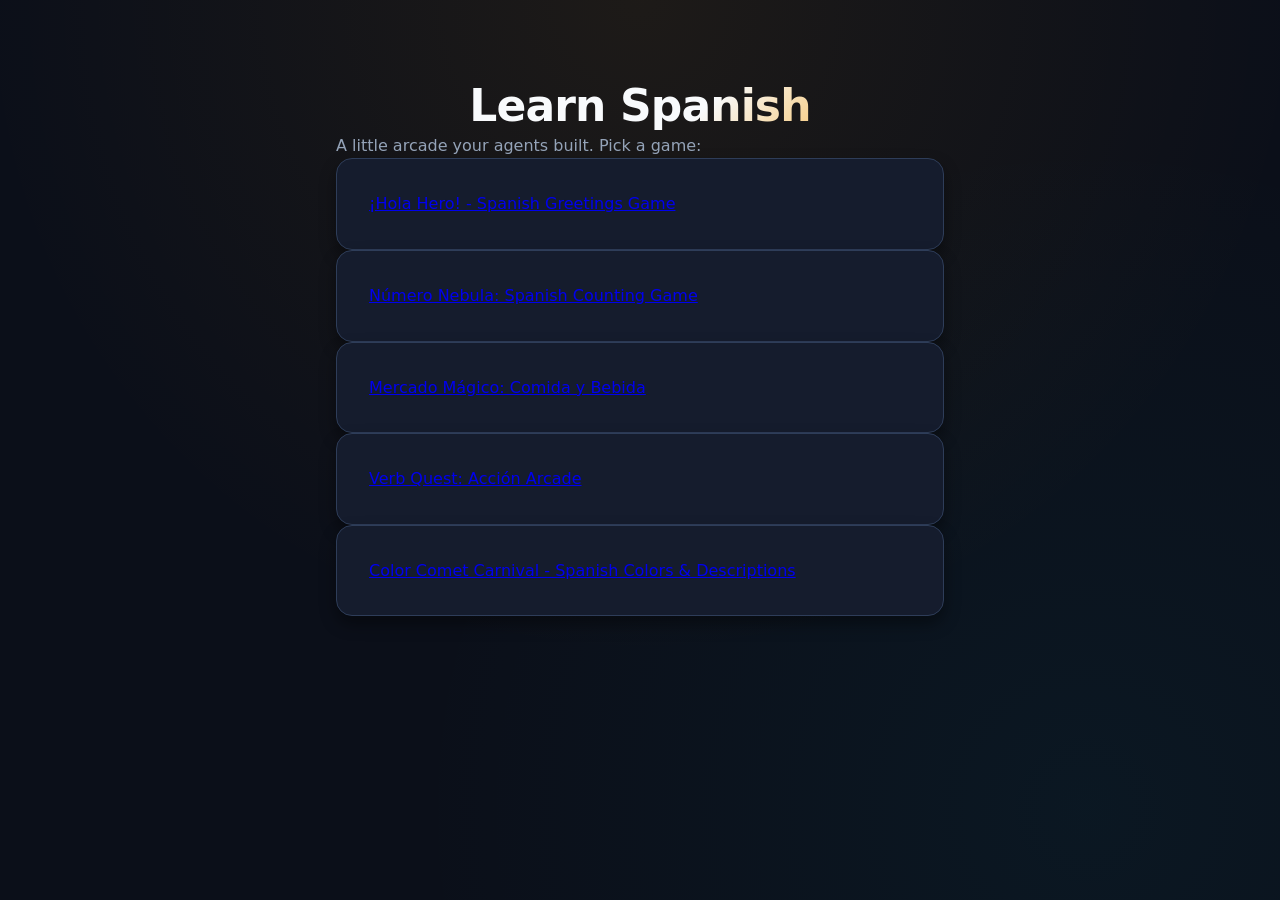
<file: site/index.html>
<!DOCTYPE html>
<html lang="en">
<head>
  <meta charset="UTF-8" />
  <meta name="viewport" content="width=device-width, initial-scale=1.0" />
  <title>Learn Spanish</title>
  <link rel="stylesheet" href="common.css" />
</head>
<body>
  <main style="max-width:640px;margin:3rem auto;padding:0 1rem">
    <h1>Learn Spanish</h1>
    <p>A little arcade your agents built. Pick a game:</p>
    <ul style="list-style:none;padding:0">
    <li class="card"><a href="strands/game.html">¡Hola Hero! - Spanish Greetings Game</a></li>
    <li class="card"><a href="pydantic/game.html">Número Nebula: Spanish Counting Game</a></li>
    <li class="card"><a href="maf/game.html">Mercado Mágico: Comida y Bebida</a></li>
    <li class="card"><a href="agno/game.html">Verb Quest: Acción Arcade</a></li>
    <li class="card"><a href="mastra/game.html">Color Comet Carnival - Spanish Colors & Descriptions</a></li>
    </ul>
  </main>
</body>
</html>
</file>
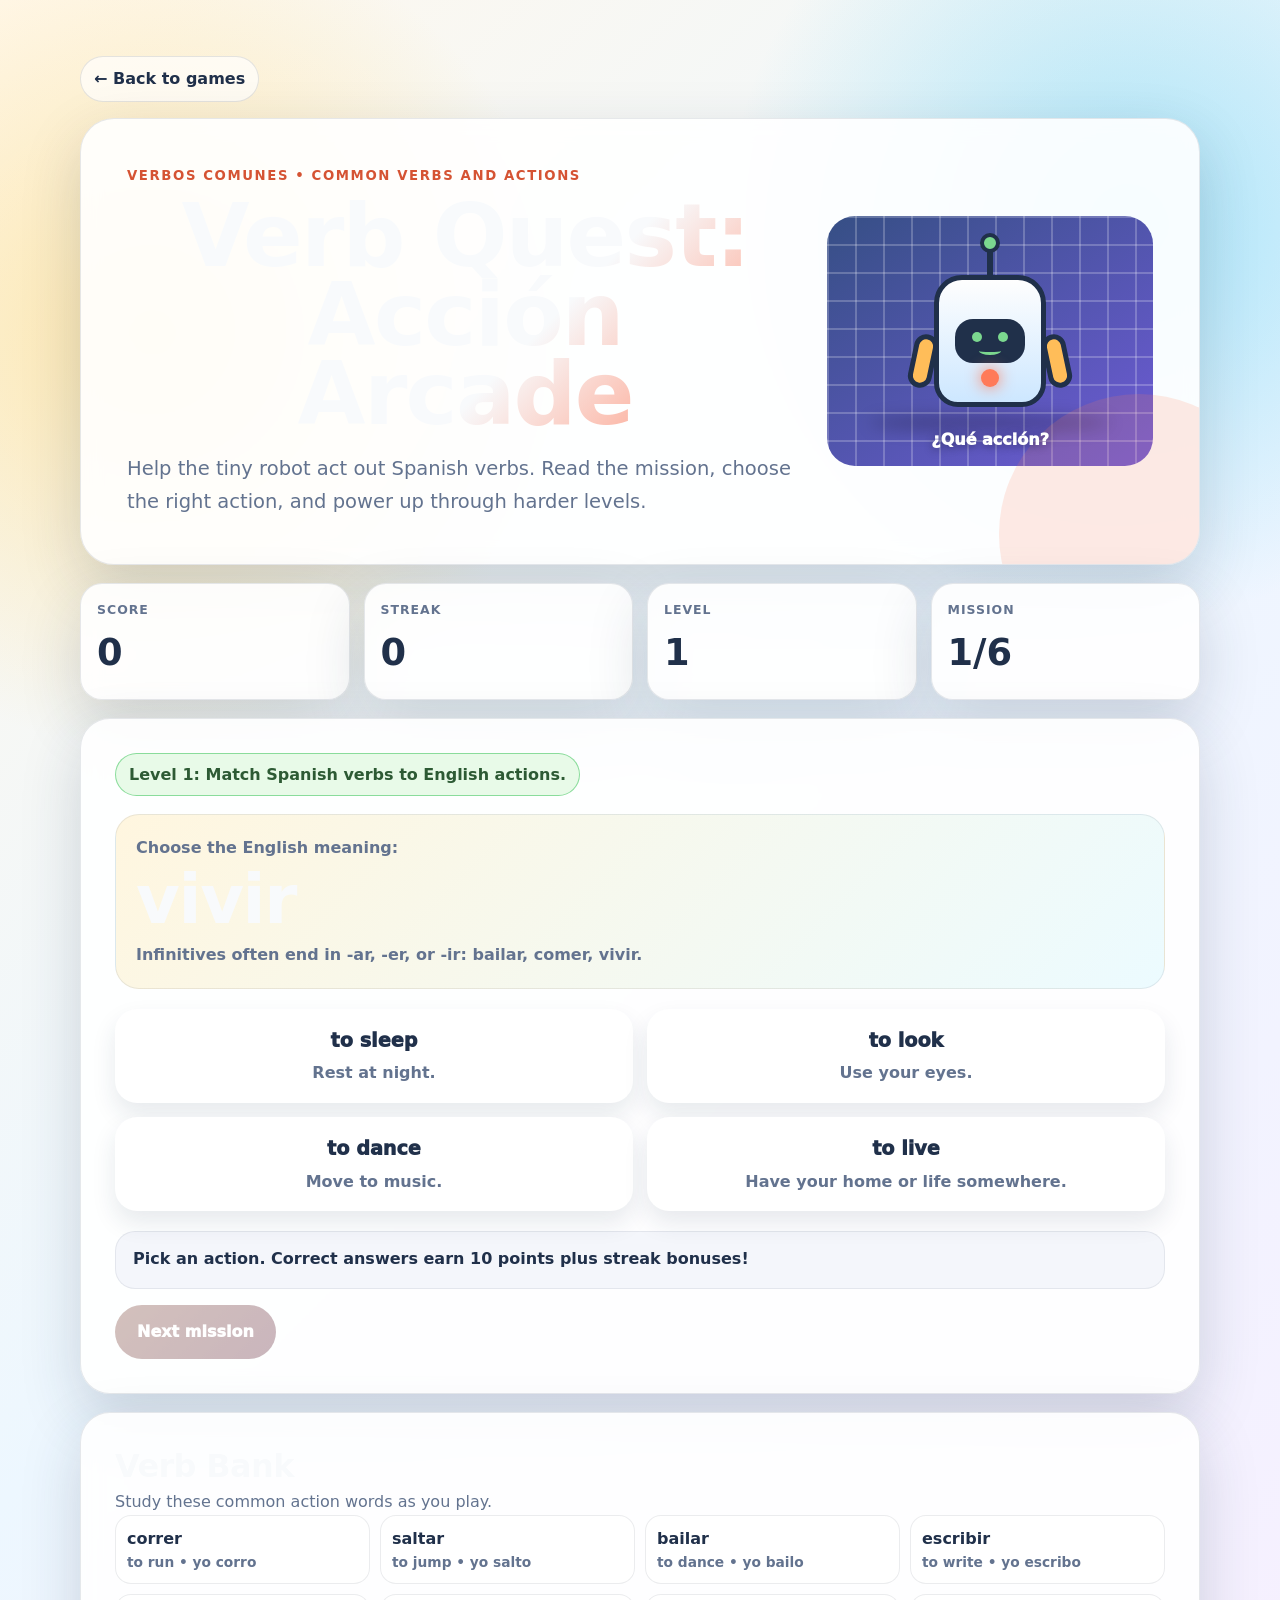
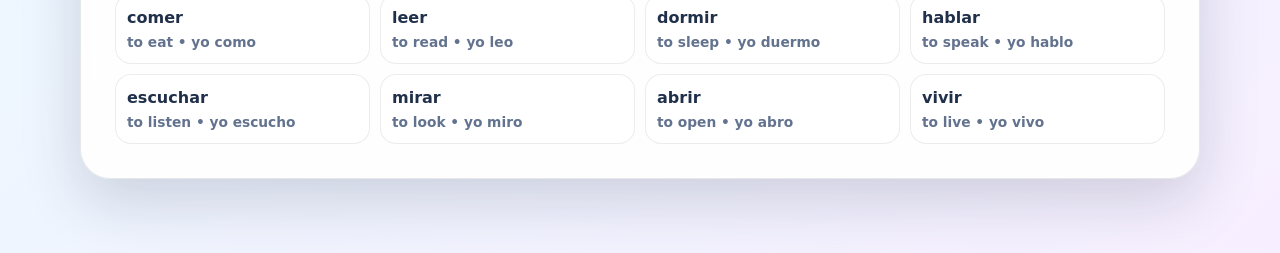
<file: site/agno/game.html>
<!DOCTYPE html>
<html lang="en">
<head>
  <meta charset="UTF-8">
  <meta name="viewport" content="width=device-width, initial-scale=1.0">
  <title>Verb Quest: Acción Arcade</title>
  <link rel="stylesheet" href="../common.css">
  <link rel="stylesheet" href="game.css">
</head>
<body>
  <main class="game-shell">
    <a class="back-link" href="../index.html" aria-label="Back to game collection">← Back to games</a>

    <section class="hero-card" aria-labelledby="game-title">
      <div class="hero-copy">
        <p class="eyebrow">Verbos Comunes • Common Verbs and Actions</p>
        <h1 id="game-title">Verb Quest: Acción Arcade</h1>
        <p class="intro">Help the tiny robot act out Spanish verbs. Read the mission, choose the right action, and power up through harder levels.</p>
      </div>
      <div class="robot-stage" aria-hidden="true">
        <div id="bot" class="bot idle">
          <span class="antenna"></span>
          <span class="face"><span></span></span>
          <span class="body-light"></span>
        </div>
        <div id="actionWord" class="action-word">¡Vamos!</div>
      </div>
    </section>

    <section class="hud" aria-label="Game progress">
      <div class="stat"><span>Score</span><strong id="score">0</strong></div>
      <div class="stat"><span>Streak</span><strong id="streak">0</strong></div>
      <div class="stat"><span>Level</span><strong id="level">1</strong></div>
      <div class="stat"><span>Mission</span><strong id="round">1/6</strong></div>
    </section>

    <section class="play-card" aria-live="polite">
      <div class="level-banner" id="levelBanner">Level 1: Match Spanish verbs to English actions.</div>
      <div class="prompt-wrap">
        <p class="prompt-label" id="promptLabel">Choose the English meaning:</p>
        <h2 id="prompt">correr</h2>
        <p class="hint" id="hint">Listen with your eyes: many verbs end in -ar, -er, or -ir.</p>
      </div>

      <div id="choices" class="choices" role="group" aria-label="Answer choices"></div>

      <div id="feedback" class="feedback neutral">Pick an action to begin.</div>
      <button id="nextBtn" class="next-btn" type="button" disabled>Next mission</button>
    </section>

    <section class="verb-bank" aria-labelledby="bankTitle">
      <h2 id="bankTitle">Verb Bank</h2>
      <p>Study these common action words as you play.</p>
      <div id="verbBankList" class="verb-grid"></div>
    </section>
  </main>

  <script src="game.js"></script>
</body>
</html>
</file>
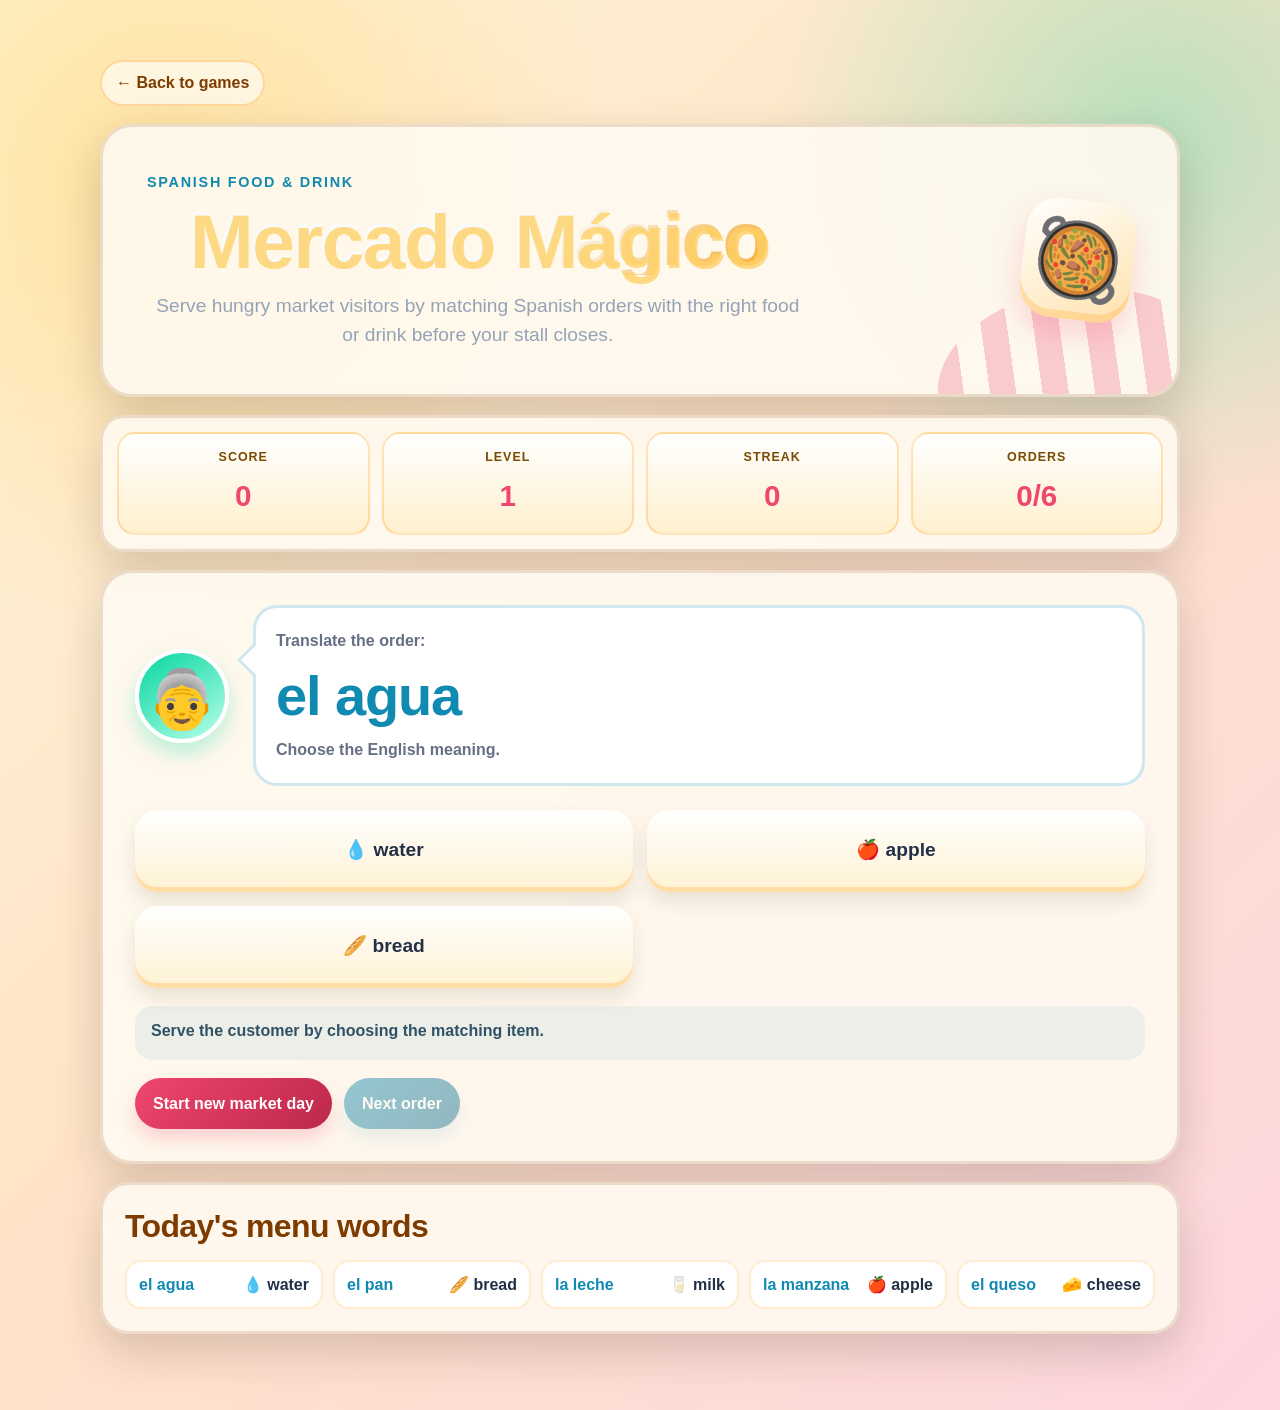
<file: site/maf/game.html>
<!DOCTYPE html>
<html lang="en">
<head>
  <meta charset="UTF-8">
  <meta name="viewport" content="width=device-width, initial-scale=1.0">
  <title>Mercado Mágico: Comida y Bebida</title>
  <link rel="stylesheet" href="../common.css">
  <link rel="stylesheet" href="game.css">
</head>
<body>
  <main class="game-shell">
    <a class="back-link" href="../index.html">← Back to games</a>

    <section class="hero-card" aria-labelledby="game-title">
      <div>
        <p class="eyebrow">Spanish Food & Drink</p>
        <h1 id="game-title">Mercado Mágico</h1>
        <p class="subtitle">Serve hungry market visitors by matching Spanish orders with the right food or drink before your stall closes.</p>
      </div>
      <div class="mascot" aria-hidden="true">🥘</div>
    </section>

    <section class="scoreboard" aria-label="Game progress">
      <div class="stat">
        <span class="stat-label">Score</span>
        <strong id="score">0</strong>
      </div>
      <div class="stat">
        <span class="stat-label">Level</span>
        <strong id="level">1</strong>
      </div>
      <div class="stat">
        <span class="stat-label">Streak</span>
        <strong id="streak">0</strong>
      </div>
      <div class="stat">
        <span class="stat-label">Orders</span>
        <strong><span id="ordersDone">0</span>/<span id="ordersGoal">6</span></strong>
      </div>
    </section>

    <section class="market-card">
      <div class="customer-row">
        <div class="customer" id="customer" aria-hidden="true">🧑‍🍳</div>
        <div class="speech-bubble">
          <p class="prompt-label" id="promptLabel">Translate the order:</p>
          <h2 id="prompt">el agua</h2>
          <p id="hint" class="hint">Choose the English meaning.</p>
        </div>
      </div>

      <div id="options" class="options" aria-label="Answer choices"></div>

      <div class="feedback" id="feedback" role="status" aria-live="polite">Pick an item to begin serving!</div>

      <div class="actions">
        <button id="startBtn" type="button">Start new market day</button>
        <button id="nextBtn" type="button" disabled>Next order</button>
      </div>
    </section>

    <section class="learning-card" aria-labelledby="learn-title">
      <h2 id="learn-title">Today's menu words</h2>
      <div id="wordList" class="word-list"></div>
    </section>
  </main>

  <script src="game.js"></script>
</body>
</html>
</file>
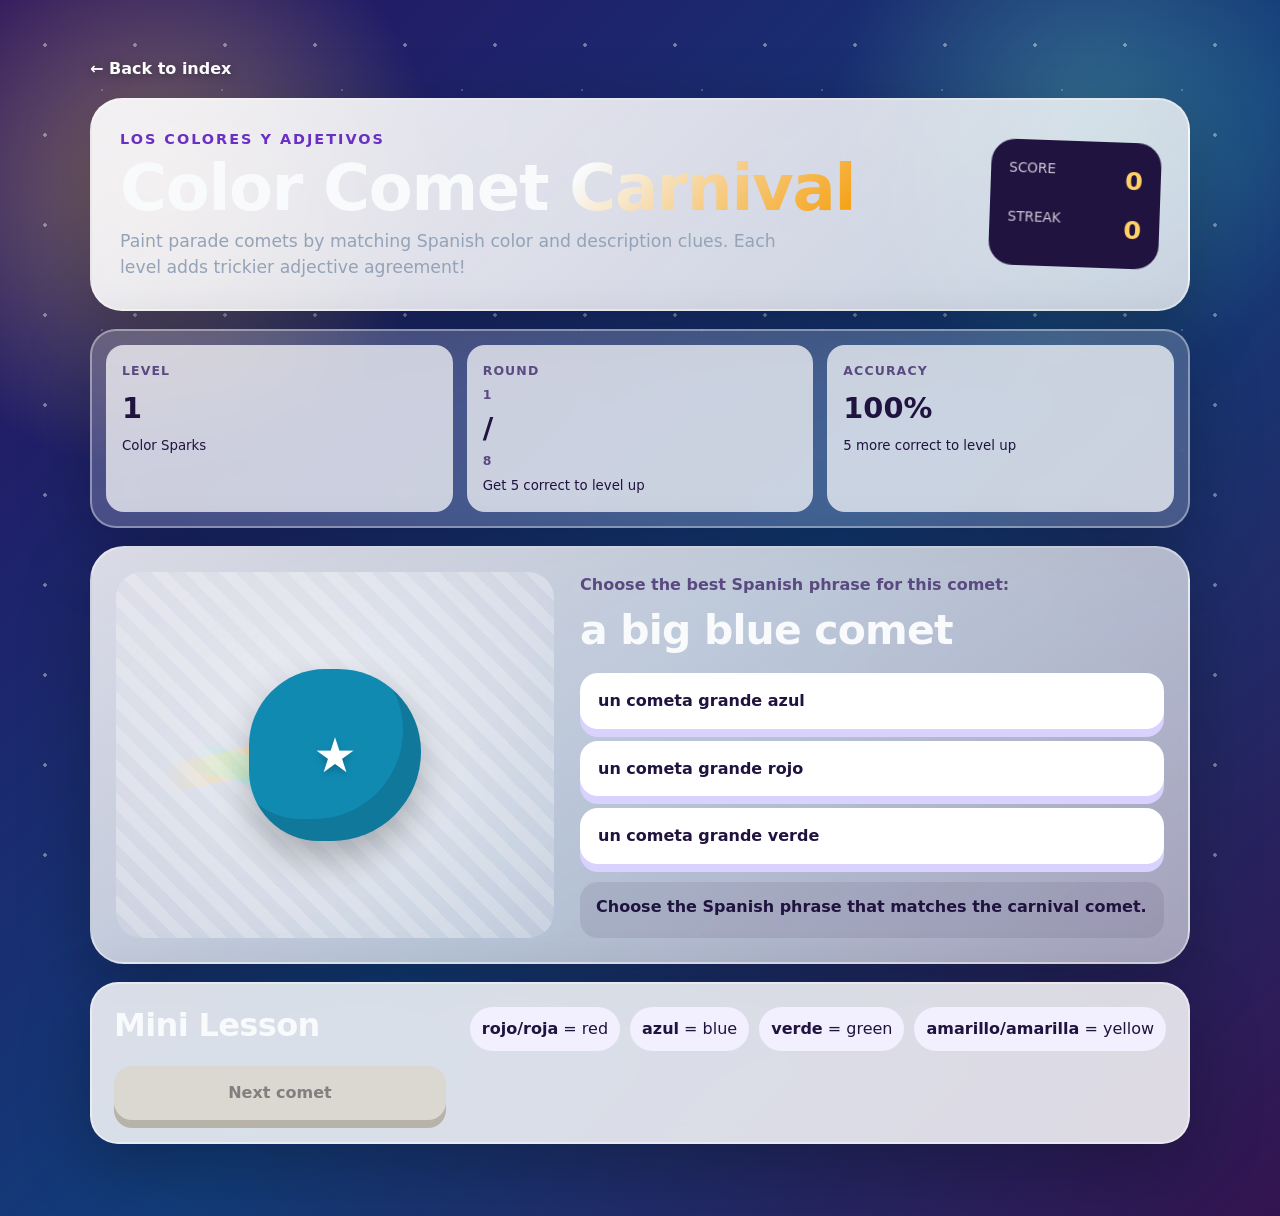
<file: site/mastra/game.html>
<!DOCTYPE html>
<html lang="en">
<head>
  <meta charset="UTF-8">
  <meta name="viewport" content="width=device-width, initial-scale=1.0">
  <title>Color Comet Carnival - Spanish Colors & Descriptions</title>
  <link rel="stylesheet" href="../common.css">
  <link rel="stylesheet" href="game.css">
</head>
<body>
  <main class="game-shell">
    <a class="back-link" href="../index.html" aria-label="Back to the game index">← Back to index</a>

    <section class="hero-card">
      <div>
        <p class="eyebrow">Los Colores y Adjetivos</p>
        <h1>Color Comet Carnival</h1>
        <p class="tagline">Paint parade comets by matching Spanish color and description clues. Each level adds trickier adjective agreement!</p>
      </div>
      <div class="score-panel" aria-live="polite">
        <span>Score</span>
        <strong id="score">0</strong>
        <span>Streak</span>
        <strong id="streak">0</strong>
      </div>
    </section>

    <section class="status-grid" aria-label="Game progress">
      <div class="stat-card">
        <span>Level</span>
        <strong id="level">1</strong>
        <small id="levelName">Color Sparks</small>
      </div>
      <div class="stat-card">
        <span>Round</span>
        <strong><span id="round">1</span>/<span id="roundTotal">8</span></strong>
        <small>Get 5 correct to level up</small>
      </div>
      <div class="stat-card">
        <span>Accuracy</span>
        <strong id="accuracy">100%</strong>
        <small id="progressText">Ready for takeoff</small>
      </div>
    </section>

    <section class="play-card">
      <div class="comet-stage" aria-hidden="true">
        <div id="comet" class="comet red big">
          <span class="tail tail-one"></span>
          <span class="tail tail-two"></span>
          <span class="face">★</span>
        </div>
      </div>

      <div class="challenge-area">
        <p class="instruction" id="instruction">Choose the best Spanish phrase for this comet:</p>
        <h2 id="prompt">a big red comet</h2>
        <div id="choices" class="choices" role="group" aria-label="Answer choices"></div>
        <div id="feedback" class="feedback" aria-live="assertive">Pick a phrase to launch the comet!</div>
      </div>
    </section>

    <section class="learn-card">
      <h2>Mini Lesson</h2>
      <ul id="lessonList">
        <li><strong>rojo/roja</strong> = red</li>
        <li><strong>azul</strong> = blue</li>
        <li><strong>grande</strong> = big</li>
      </ul>
      <button id="nextButton" class="next-button" type="button">Next comet</button>
    </section>
  </main>

  <script src="game.js"></script>
</body>
</html>
</file>
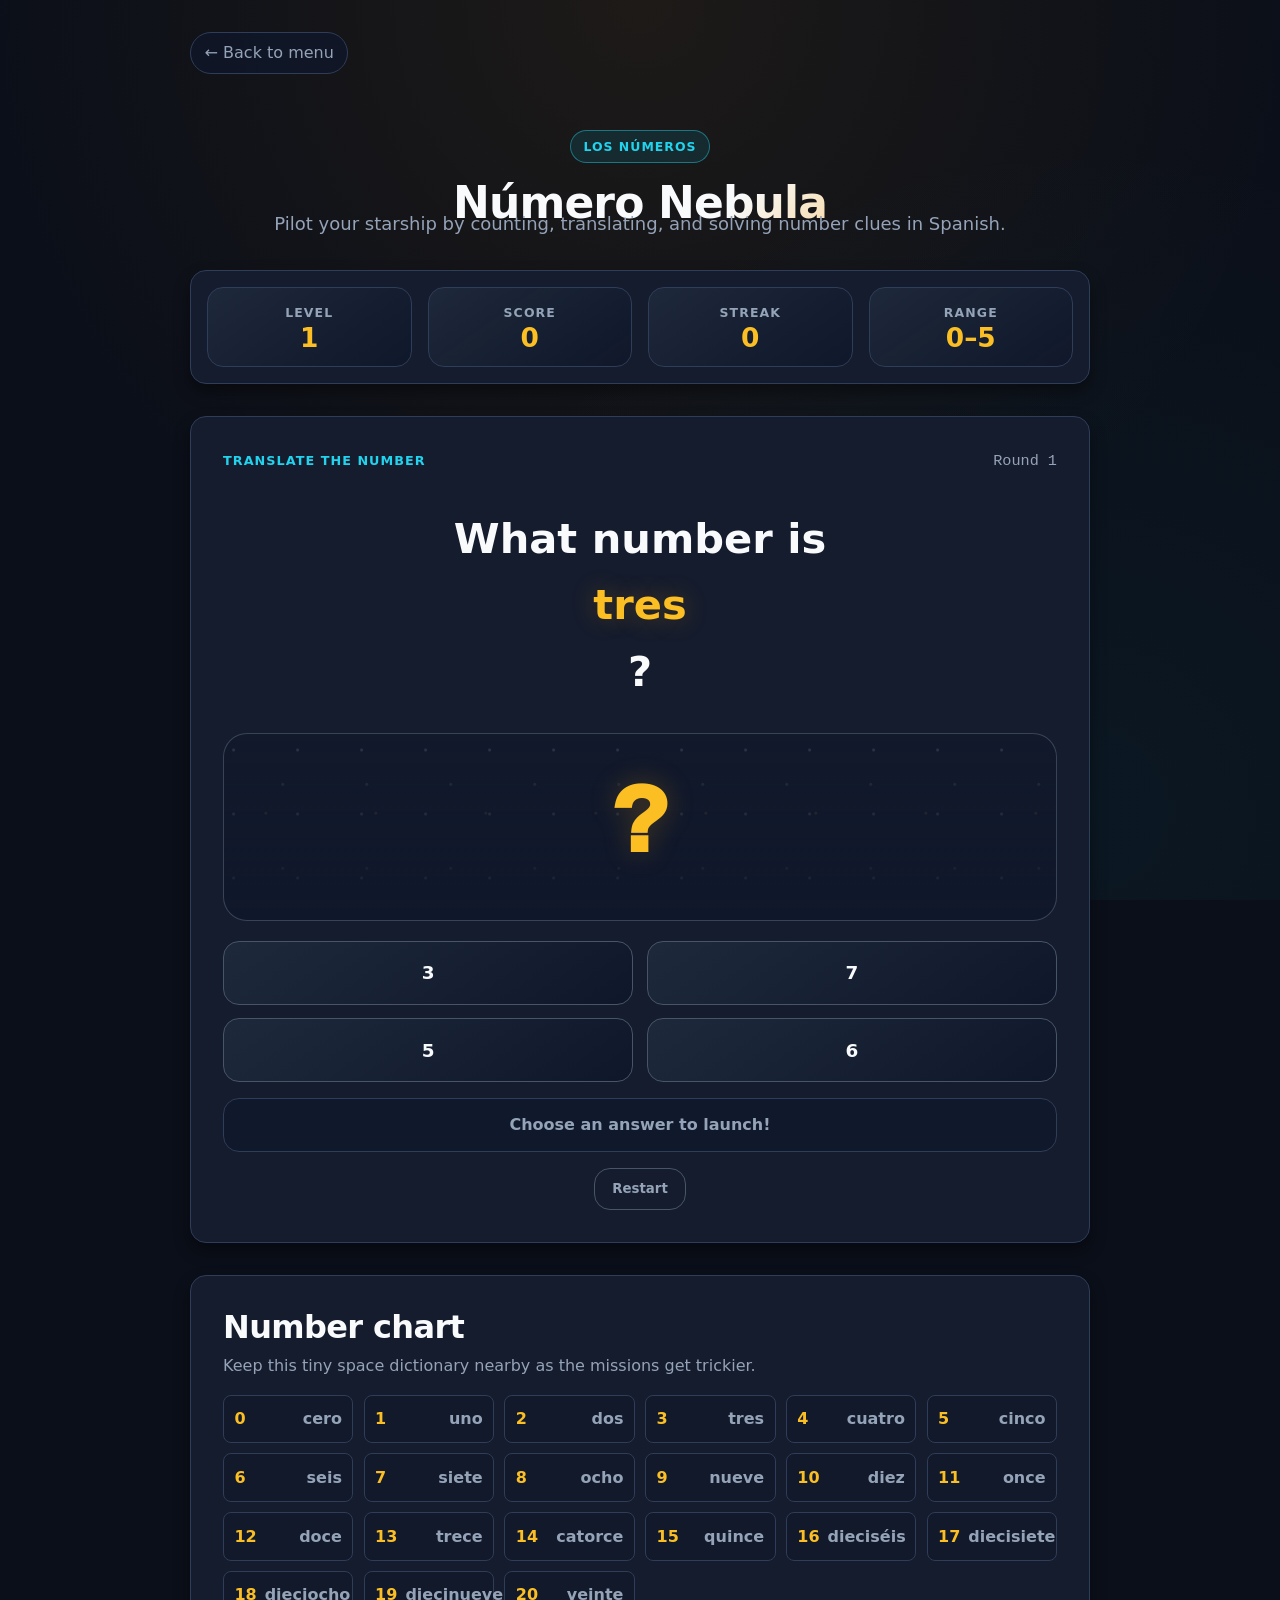
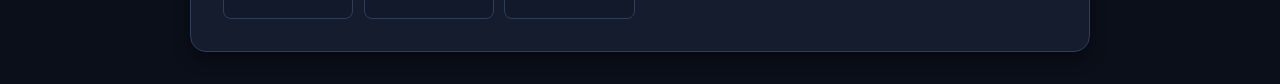
<file: site/pydantic/game.html>
<!DOCTYPE html>
<html lang="en">
<head>
  <meta charset="UTF-8">
  <meta name="viewport" content="width=device-width, initial-scale=1.0">
  <title>Número Nebula: Spanish Counting Game</title>
  <link rel="stylesheet" href="../common.css">
  <link rel="stylesheet" href="game.css">
</head>
<body>
  <main class="arcade-container game-shell">
    <a class="back-link" href="../index.html" aria-label="Back to game menu">← Back to menu</a>

    <header class="hero-panel">
      <div class="badge">Los Números</div>
      <h1>Número Nebula</h1>
      <p class="subtitle">Pilot your starship by counting, translating, and solving number clues in Spanish.</p>
    </header>

    <section class="card status-card" aria-label="Game progress">
      <div class="stat">
        <span class="stat-label">Level</span>
        <strong id="levelDisplay">1</strong>
      </div>
      <div class="stat">
        <span class="stat-label">Score</span>
        <strong id="scoreDisplay">0</strong>
      </div>
      <div class="stat">
        <span class="stat-label">Streak</span>
        <strong id="streakDisplay">0</strong>
      </div>
      <div class="stat">
        <span class="stat-label">Range</span>
        <strong id="rangeDisplay">0–10</strong>
      </div>
    </section>

    <section class="card mission-card">
      <div class="mission-topline">
        <p id="missionType">Count the stars</p>
        <span id="roundDisplay">Round 1</span>
      </div>

      <div id="prompt" class="prompt" aria-live="polite">Loading mission…</div>
      <div id="visual" class="visual" aria-hidden="true"></div>

      <div id="choices" class="choices" role="group" aria-label="Answer choices"></div>

      <div id="feedback" class="feedback" aria-live="assertive">Choose an answer to launch!</div>

      <div class="actions">
        <button id="nextButton" class="secondary-button" type="button" hidden>Next mission</button>
        <button id="restartButton" class="ghost-button" type="button">Restart</button>
      </div>
    </section>

    <section class="card guide-card">
      <h2>Number chart</h2>
      <p>Keep this tiny space dictionary nearby as the missions get trickier.</p>
      <div id="numberChart" class="number-chart"></div>
    </section>
  </main>

  <script src="game.js"></script>
</body>
</html>
</file>
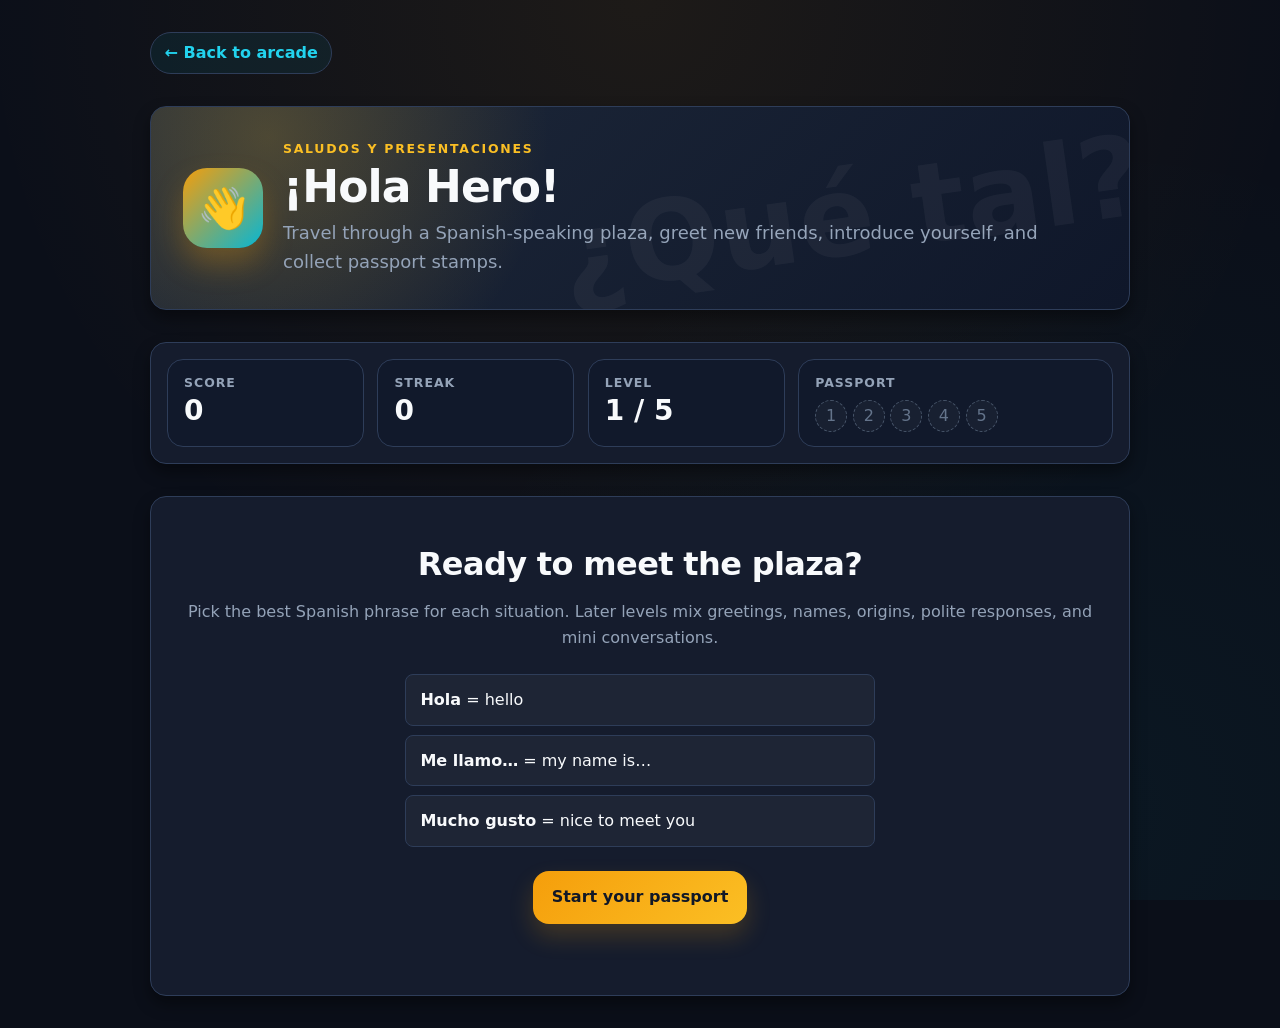
<file: site/strands/game.html>
<!DOCTYPE html>
<html lang="en">
<head>
  <meta charset="UTF-8">
  <meta name="viewport" content="width=device-width, initial-scale=1.0">
  <title>¡Hola Hero! - Spanish Greetings Game</title>
  <link rel="stylesheet" href="../common.css">
  <link rel="stylesheet" href="game.css">
</head>
<body>
  <main class="arcade-container game-shell">
    <a class="back-link" href="../index.html" aria-label="Back to game menu">← Back to arcade</a>

    <header class="hero card">
      <div class="hero-badge" aria-hidden="true">👋</div>
      <div>
        <p class="eyebrow">Saludos y Presentaciones</p>
        <h1>¡Hola Hero!</h1>
        <p class="subtitle">Travel through a Spanish-speaking plaza, greet new friends, introduce yourself, and collect passport stamps.</p>
      </div>
    </header>

    <section class="stats-panel card" aria-label="Game progress">
      <div class="stat">
        <span class="stat-label">Score</span>
        <strong id="score">0</strong>
      </div>
      <div class="stat">
        <span class="stat-label">Streak</span>
        <strong id="streak">0</strong>
      </div>
      <div class="stat">
        <span class="stat-label">Level</span>
        <strong id="levelText">1 / 5</strong>
      </div>
      <div class="stat wide">
        <span class="stat-label">Passport</span>
        <div id="stamps" class="stamps" aria-label="Passport stamps"></div>
      </div>
    </section>

    <section class="card play-card" aria-live="polite">
      <div id="startScreen" class="start-screen">
        <h2>Ready to meet the plaza?</h2>
        <p>Pick the best Spanish phrase for each situation. Later levels mix greetings, names, origins, polite responses, and mini conversations.</p>
        <ul class="lesson-list">
          <li><strong>Hola</strong> = hello</li>
          <li><strong>Me llamo…</strong> = my name is…</li>
          <li><strong>Mucho gusto</strong> = nice to meet you</li>
        </ul>
        <button id="startBtn" class="primary-btn">Start your passport</button>
      </div>

      <div id="gameScreen" class="game-screen hidden">
        <div class="level-header">
          <div>
            <p class="eyebrow" id="levelName">Level 1</p>
            <h2 id="challengeTitle">Challenge</h2>
          </div>
          <span id="questionCount" class="pill">1 / 4</span>
        </div>

        <div class="scene" id="scene">
          <div class="character" id="character" aria-hidden="true">🙂</div>
          <div class="speech">
            <p id="situation">Situation text</p>
            <h3 id="prompt">Prompt text</h3>
          </div>
        </div>

        <div id="choices" class="choices" role="group" aria-label="Answer choices"></div>

        <div id="feedback" class="feedback hidden"></div>

        <div class="actions">
          <button id="nextBtn" class="primary-btn hidden">Next</button>
          <button id="restartBtn" class="ghost-btn">Restart</button>
        </div>
      </div>

      <div id="levelScreen" class="level-screen hidden">
        <div class="stamp-big">⭐</div>
        <h2 id="levelResultTitle">Stamp earned!</h2>
        <p id="levelResultText">You completed the level.</p>
        <button id="continueBtn" class="primary-btn">Continue</button>
      </div>

      <div id="endScreen" class="end-screen hidden">
        <div class="stamp-big">🏆</div>
        <h2>¡Excelente, Hola Hero!</h2>
        <p id="finalSummary">You filled your passport.</p>
        <div id="phrasebook" class="phrasebook"></div>
        <button id="playAgainBtn" class="primary-btn">Play again</button>
      </div>
    </section>
  </main>

  <script src="game.js" defer></script>
</body>
</html>
</file>
<file: site/common.css>
:root {
  --bg-dark: #0b0f19;
  --bg-surface: #151c2d;
  --bg-surface-elevated: #1e293b;
  --border-color: #2e3d59;
  --border-color-light: #475569;
  
  --accent: #f59e0b;
  --accent-hover: #fbbf24;
  --accent-glow: rgba(245, 158, 11, 0.25);
  
  --secondary: #06b6d4;
  --secondary-hover: #22d3ee;
  
  --text-main: #f8fafc;
  --text-muted: #94a3b8;
  --text-dim: #64748b;
  
  --correct: #10b981;
  --correct-glow: rgba(16, 185, 129, 0.3);
  --correct-bg: rgba(16, 185, 129, 0.15);
  
  --wrong: #f43f5e;
  --wrong-glow: rgba(244, 63, 94, 0.3);
  --wrong-bg: rgba(244, 63, 94, 0.15);

  --font-sans: system-ui, -apple-system, BlinkMacSystemFont, "Segoe UI", Roboto, "Helvetica Neue", Arial, sans-serif;
  --font-mono: ui-monospace, SFMono-Regular, Menlo, Monaco, Consolas, monospace;

  --radius-sm: 8px;
  --radius-md: 16px;
  --radius-lg: 24px;
  --radius-full: 9999px;

  --shadow-sm: 0 2px 4px rgba(0, 0, 0, 0.3);
  --shadow-md: 0 8px 16px rgba(0, 0, 0, 0.4);
  --shadow-lg: 0 16px 32px rgba(0, 0, 0, 0.5);
  
  --transition-fast: 0.15s ease;
  --transition-normal: 0.25s ease;
}

*, *::before, *::after {
  box-sizing: border-box;
  margin: 0;
  padding: 0;
}

body {
  background-color: var(--bg-dark);
  background-image: 
    radial-gradient(circle at 50% 0%, rgba(245, 158, 11, 0.08) 0%, transparent 60%),
    radial-gradient(circle at 85% 90%, rgba(6, 182, 212, 0.05) 0%, transparent 50%);
  background-attachment: fixed;
  color: var(--text-main);
  font-family: var(--font-sans);
  font-size: 1rem;
  line-height: 1.6;
  min-height: 100vh;
  padding: 2rem 1rem;
  -webkit-font-smoothing: antialiased;
}

.arcade-container {
  max-width: 900px;
  margin: 0 auto;
  display: flex;
  flex-direction: column;
  gap: 2rem;
}

h1, h2, h3, h4, h5, h6 {
  color: var(--text-main);
  line-height: 1.2;
  font-weight: 800;
  letter-spacing: -0.02em;
}

h1 {
  font-size: 2.75rem;
  text-align: center;
  background: linear-gradient(135deg, var(--text-main) 60%, var(--accent));
  -webkit-background-clip: text;
  -webkit-text-fill-color: transparent;
}

h2 {
  font-size: 2rem;
}

h3 {
  font-size: 1.5rem;
}

p {
  color: var(--text-muted);
}

.subtitle {
  text-align: center;
  font-size: 1.125rem;
  color: var(--text-muted);
  margin-top: -1.25rem;
}

.card {
  background-color: var(--bg-surface);
  border: 1px solid var(--border-color);
  border-radius: var(--radius-md);
  padding: 2rem;
  box-shadow: var(--shadow-md);
  transition: transform var(--transition-normal), border-color var(--transition-normal), box-shadow var(--transition-normal);
}

.card-interactive:hover {
  transform: translateY(-4px);
  border-color: var(--border-color-light);
  box-shadow: var(--shadow-lg);
}

.btn {
  display: inline-flex;
  align-items: center;
  justify-content: center;
  gap: 0.5rem;
  background-color: var(--bg-surface-elevated);
  color: var(--text-main);
  border: 1px solid var(--border-color);
  border-radius: var(--radius-sm);
  padding: 0.75rem 1.5rem;
  font-family: var(--font-sans);
  font-size: 1rem;
  font-weight: 700;
  cursor: pointer;
  user-select: none;
  text-decoration: none;
  transition: all var(--transition-fast);
  box-shadow: var(--shadow-sm);
}

.btn:hover {
  background-color: var(--border-color);
  border-color: var(--border-color-light);
  transform: translateY(-1px);
}

.btn:active {
  transform: translateY(1px);
}

.btn-primary {
  background-color: var(--accent);
  color: #000000;
  border-color: var(--accent);
}

.btn-primary:hover {
  background-color: var(--accent-hover);
  border-color: var(--accent-hover);
  box-shadow: 0 0 16px var(--accent-glow);
}

.btn-secondary {
  background-color: var(--secondary);
  color: #000000;
  border-color: var(--secondary);
}

.btn-secondary:hover {
  background-color: var(--secondary-hover);
  border-color: var(--secondary-hover);
}

.badge {
  display: inline-block;
  padding: 0.25rem 0.75rem;
  border-radius: var(--radius-full);
  font-size: 0.85rem;
  font-weight: 700;
  text-transform: uppercase;
  letter-spacing: 0.05em;
  background-color: var(--bg-surface-elevated);
  color: var(--accent);
  border: 1px solid var(--border-color);
}

.spanish-term {
  font-family: var(--font-sans);
  font-weight: 700;
  color: var(--accent);
}

.correct {
  animation: flash-correct 0.6s ease forward;
  background-color: var(--correct-bg) !important;
  border-color: var(--correct) !important;
  color: var(--text-main) !important;
  box-shadow: 0 0 20px var(--correct-glow) !important;
}

.wrong {
  animation: flash-wrong 0.5s ease forward;
  background-color: var(--wrong-bg) !important;
  border-color: var(--wrong) !important;
  color: var(--text-main) !important;
  box-shadow: 0 0 20px var(--wrong-glow) !important;
}

@keyframes flash-correct {
  0% { transform: scale(1); }
  40% { transform: scale(1.03); }
  100% { transform: scale(1); }
}

@keyframes flash-wrong {
  0%, 100% { transform: translateX(0); }
  20% { transform: translateX(-8px); }
  40% { transform: translateX(8px); }
  60% { transform: translateX(-4px); }
  80% { transform: translateX(4px); }
}

.progress-bar {
  width: 100%;
  height: 10px;
  background-color: var(--bg-surface-elevated);
  border-radius: var(--radius-full);
  overflow: hidden;
  border: 1px solid var(--border-color);
}

.progress-fill {
  height: 100%;
  background: linear-gradient(90deg, var(--secondary), var(--accent));
  border-radius: var(--radius-full);
  transition: width var(--transition-normal);
}

.grid {
  display: grid;
  grid-template-columns: repeat(auto-fit, minmax(250px, 1fr));
  gap: 1.5rem;
}
</file>
<file: site/agno/game.css>
:root {
  --ink: #20304a;
  --muted: #63738f;
  --panel: rgba(255, 255, 255, 0.9);
  --panel-solid: #ffffff;
  --accent: #ff7a59;
  --accent-2: #4cc9f0;
  --accent-3: #7bd88f;
  --danger: #ff4d6d;
  --shadow: 0 22px 60px rgba(31, 48, 74, 0.18);
}

* {
  box-sizing: border-box;
}

body {
  margin: 0;
  min-height: 100vh;
  color: var(--ink);
  background:
    radial-gradient(circle at 12% 18%, rgba(255, 216, 117, 0.55), transparent 26rem),
    radial-gradient(circle at 88% 12%, rgba(76, 201, 240, 0.42), transparent 25rem),
    linear-gradient(135deg, #fff8ec 0%, #edf7ff 48%, #f7efff 100%);
  font-family: Inter, ui-sans-serif, system-ui, -apple-system, BlinkMacSystemFont, "Segoe UI", sans-serif;
}

.game-shell {
  width: min(1120px, calc(100% - 32px));
  margin: 0 auto;
  padding: 24px 0 42px;
}

.back-link {
  display: inline-flex;
  align-items: center;
  gap: 0.35rem;
  margin-bottom: 16px;
  color: var(--ink);
  font-weight: 800;
  text-decoration: none;
  background: rgba(255, 255, 255, 0.68);
  border: 1px solid rgba(32, 48, 74, 0.12);
  padding: 9px 13px;
  border-radius: 999px;
}

.back-link:hover,
.back-link:focus-visible {
  transform: translateY(-1px);
  box-shadow: 0 8px 22px rgba(31, 48, 74, 0.12);
}

.hero-card,
.play-card,
.verb-bank,
.hud .stat {
  border: 1px solid rgba(32, 48, 74, 0.11);
  background: var(--panel);
  box-shadow: var(--shadow);
  backdrop-filter: blur(10px);
}

.hero-card {
  display: grid;
  grid-template-columns: minmax(0, 1.35fr) minmax(260px, 0.65fr);
  gap: 24px;
  align-items: center;
  border-radius: 34px;
  padding: clamp(24px, 4vw, 46px);
  overflow: hidden;
  position: relative;
}

.hero-card::after {
  content: "";
  position: absolute;
  inset: auto -80px -110px auto;
  width: 280px;
  height: 280px;
  border-radius: 50%;
  background: rgba(255, 122, 89, 0.16);
}

.eyebrow {
  color: #d55333;
  font-size: 0.83rem;
  font-weight: 900;
  letter-spacing: 0.12em;
  margin: 0 0 10px;
  text-transform: uppercase;
}

h1 {
  font-size: clamp(2.3rem, 7vw, 5.5rem);
  line-height: 0.9;
  max-width: 750px;
  margin: 0;
}

.intro {
  color: var(--muted);
  font-size: clamp(1rem, 2vw, 1.22rem);
  line-height: 1.65;
  max-width: 720px;
  margin: 20px 0 0;
}

.robot-stage {
  min-height: 250px;
  border-radius: 28px;
  background:
    linear-gradient(rgba(255,255,255,0.22) 2px, transparent 2px),
    linear-gradient(90deg, rgba(255,255,255,0.22) 2px, transparent 2px),
    linear-gradient(145deg, #364f85, #6e5bd6);
  background-size: 28px 28px, 28px 28px, auto;
  display: grid;
  place-items: center;
  position: relative;
  overflow: hidden;
}

.robot-stage::before {
  content: "";
  position: absolute;
  bottom: 34px;
  width: 74%;
  height: 18px;
  border-radius: 50%;
  background: rgba(0, 0, 0, 0.22);
  filter: blur(8px);
}

.bot {
  width: 112px;
  height: 132px;
  border-radius: 28px 28px 24px 24px;
  background: linear-gradient(180deg, #fefefe, #cde7ff);
  border: 5px solid #20304a;
  position: relative;
  display: grid;
  place-items: center;
  transition: transform 0.28s ease;
  z-index: 1;
}

.bot::before,
.bot::after {
  content: "";
  position: absolute;
  top: 54px;
  width: 24px;
  height: 54px;
  border: 5px solid #20304a;
  background: #ffbd59;
  border-radius: 16px;
}

.bot::before { left: -28px; transform: rotate(12deg); }
.bot::after { right: -28px; transform: rotate(-12deg); }

.antenna {
  position: absolute;
  top: -35px;
  width: 6px;
  height: 34px;
  background: #20304a;
  border-radius: 9px;
}

.antenna::after {
  content: "";
  position: absolute;
  left: 50%;
  top: -12px;
  width: 20px;
  height: 20px;
  border-radius: 50%;
  background: var(--accent-3);
  border: 4px solid #20304a;
  transform: translateX(-50%);
}

.face {
  width: 70px;
  height: 44px;
  border-radius: 18px;
  background: #20304a;
  position: relative;
}

.face::before,
.face::after {
  content: "";
  position: absolute;
  top: 13px;
  width: 10px;
  height: 10px;
  border-radius: 50%;
  background: #7bd88f;
}

.face::before { left: 17px; }
.face::after { right: 17px; }

.face span {
  position: absolute;
  left: 50%;
  bottom: 8px;
  width: 22px;
  height: 8px;
  border-bottom: 3px solid #7bd88f;
  border-radius: 50%;
  transform: translateX(-50%);
}

.body-light {
  position: absolute;
  bottom: 15px;
  width: 18px;
  height: 18px;
  border-radius: 50%;
  background: var(--accent);
  box-shadow: 0 0 16px var(--accent);
}

.action-word {
  position: absolute;
  bottom: 14px;
  z-index: 2;
  color: white;
  font-weight: 950;
  text-shadow: 0 2px 8px rgba(0,0,0,0.35);
}

.bot.run { animation: run 0.5s ease-in-out 2; }
.bot.jump { animation: jump 0.55s ease-in-out 2; }
.bot.dance { animation: dance 0.65s ease-in-out 2; }
.bot.write { animation: write 0.7s ease-in-out 2; }
.bot.eat { animation: eat 0.55s ease-in-out 2; }
.bot.read { animation: read 0.75s ease-in-out 2; }
.bot.sleep { animation: sleep 0.9s ease-in-out 1; }
.bot.speak { animation: speak 0.45s ease-in-out 3; }

@keyframes run { 0%,100% { transform: translateX(0) rotate(0); } 35% { transform: translateX(-22px) rotate(-5deg); } 70% { transform: translateX(22px) rotate(5deg); } }
@keyframes jump { 0%,100% { transform: translateY(0) scale(1); } 50% { transform: translateY(-58px) scale(0.96, 1.04); } }
@keyframes dance { 0%,100% { transform: rotate(0) scale(1); } 25% { transform: rotate(-12deg) scale(1.04); } 75% { transform: rotate(12deg) scale(1.04); } }
@keyframes write { 0%,100% { transform: rotate(0); } 30%,70% { transform: rotate(-4deg) translateX(8px); } 50% { transform: rotate(4deg) translateX(-8px); } }
@keyframes eat { 0%,100% { transform: scale(1); } 45% { transform: scale(1.08, 0.93); } }
@keyframes read { 0%,100% { transform: translateY(0); } 50% { transform: translateY(8px) rotate(-2deg); } }
@keyframes sleep { 0%,100% { transform: rotate(0); } 55% { transform: rotate(90deg) translate(18px, -8px); } }
@keyframes speak { 0%,100% { transform: scale(1); } 50% { transform: scale(1.04); } }

.hud {
  display: grid;
  grid-template-columns: repeat(4, 1fr);
  gap: 14px;
  margin: 18px 0;
}

.hud .stat {
  border-radius: 22px;
  padding: 16px;
}

.stat span {
  display: block;
  color: var(--muted);
  font-size: 0.78rem;
  font-weight: 850;
  letter-spacing: 0.08em;
  text-transform: uppercase;
}

.stat strong {
  display: block;
  font-size: clamp(1.55rem, 4vw, 2.3rem);
  margin-top: 4px;
}

.play-card,
.verb-bank {
  border-radius: 30px;
  padding: clamp(20px, 4vw, 34px);
}

.level-banner {
  display: inline-flex;
  color: #2d5a34;
  background: #e8fae8;
  border: 1px solid rgba(123, 216, 143, 0.85);
  border-radius: 999px;
  padding: 8px 13px;
  font-weight: 900;
  margin-bottom: 18px;
}

.prompt-wrap {
  border-radius: 24px;
  background: linear-gradient(135deg, #fff6df, #ecfbff);
  padding: 20px;
  border: 1px solid rgba(32, 48, 74, 0.09);
}

.prompt-label,
.hint {
  margin: 0;
  color: var(--muted);
  font-weight: 750;
}

#prompt {
  margin: 6px 0 8px;
  font-size: clamp(2rem, 7vw, 4.2rem);
  line-height: 1;
}

.choices {
  display: grid;
  grid-template-columns: repeat(2, minmax(0, 1fr));
  gap: 14px;
  margin: 20px 0;
}

.choice {
  min-height: 82px;
  cursor: pointer;
  border: 3px solid transparent;
  border-radius: 22px;
  background: var(--panel-solid);
  color: var(--ink);
  box-shadow: 0 12px 24px rgba(31, 48, 74, 0.1);
  font: inherit;
  font-weight: 950;
  font-size: clamp(1rem, 2vw, 1.2rem);
  padding: 14px;
  transition: transform 0.16s ease, border-color 0.16s ease, background 0.16s ease;
}

.choice small {
  display: block;
  margin-top: 4px;
  color: var(--muted);
  font-weight: 800;
}

.choice:hover:not(:disabled),
.choice:focus-visible:not(:disabled) {
  transform: translateY(-3px);
  border-color: var(--accent-2);
}

.choice:disabled {
  cursor: not-allowed;
}

.choice.correct {
  border-color: #35b653;
  background: #eaffee;
}

.choice.wrong {
  border-color: var(--danger);
  background: #fff0f3;
}

.feedback {
  min-height: 58px;
  border-radius: 20px;
  padding: 15px 17px;
  font-weight: 900;
  line-height: 1.45;
  background: #f4f6fb;
  border: 1px solid rgba(32, 48, 74, 0.08);
}

.feedback.good {
  color: #21662e;
  background: #e9faed;
}

.feedback.bad {
  color: #9c1d37;
  background: #fff0f3;
}

.next-btn {
  margin-top: 16px;
  border: 0;
  border-radius: 999px;
  color: white;
  background: linear-gradient(135deg, #ff7a59, #f25f94);
  box-shadow: 0 14px 30px rgba(242, 95, 148, 0.28);
  cursor: pointer;
  font: inherit;
  font-weight: 950;
  padding: 14px 22px;
}

.next-btn:disabled {
  cursor: not-allowed;
  filter: grayscale(0.75);
  opacity: 0.55;
  box-shadow: none;
}

.verb-bank {
  margin-top: 18px;
}

.verb-bank h2 {
  margin: 0 0 4px;
}

.verb-bank p {
  color: var(--muted);
  margin-top: 0;
}

.verb-grid {
  display: grid;
  grid-template-columns: repeat(4, minmax(0, 1fr));
  gap: 10px;
}

.verb-chip {
  border-radius: 16px;
  background: rgba(255, 255, 255, 0.75);
  border: 1px solid rgba(32, 48, 74, 0.09);
  padding: 10px 11px;
  font-weight: 900;
}

.verb-chip span {
  display: block;
  color: var(--muted);
  font-size: 0.86rem;
  font-weight: 750;
}

@media (max-width: 820px) {
  .hero-card {
    grid-template-columns: 1fr;
  }

  .hud,
  .verb-grid {
    grid-template-columns: repeat(2, 1fr);
  }
}

@media (max-width: 560px) {
  .game-shell {
    width: min(100% - 20px, 1120px);
    padding-top: 12px;
  }

  .choices,
  .hud,
  .verb-grid {
    grid-template-columns: 1fr;
  }

  .choice {
    min-height: 70px;
  }
}
</file>
<file: site/maf/game.css>
:root {
  --market-red: #ef476f;
  --market-orange: #ff9f1c;
  --market-yellow: #ffd166;
  --market-green: #06d6a0;
  --market-blue: #118ab2;
  --ink: #223047;
  --paper: #fffaf0;
  --shadow: 0 18px 45px rgba(45, 28, 15, 0.18);
}

* {
  box-sizing: border-box;
}

body {
  min-height: 100vh;
  margin: 0;
  color: var(--ink);
  background:
    radial-gradient(circle at 12% 12%, rgba(255, 209, 102, 0.45), transparent 28rem),
    radial-gradient(circle at 90% 10%, rgba(6, 214, 160, 0.28), transparent 24rem),
    linear-gradient(135deg, #fff5d6 0%, #ffe4c8 45%, #fdd6df 100%);
  font-family: "Trebuchet MS", Verdana, sans-serif;
}

.game-shell {
  width: min(1080px, calc(100% - 32px));
  margin: 0 auto;
  padding: 28px 0 44px;
}

.back-link {
  display: inline-flex;
  align-items: center;
  gap: 6px;
  margin-bottom: 18px;
  color: #7d3b00;
  font-weight: 800;
  text-decoration: none;
  background: rgba(255, 255, 255, 0.62);
  border: 2px solid rgba(255, 159, 28, 0.35);
  border-radius: 999px;
  padding: 8px 14px;
}

.back-link:hover,
.back-link:focus-visible {
  background: #fff;
  outline: 3px solid rgba(17, 138, 178, 0.25);
}

.hero-card,
.market-card,
.learning-card,
.scoreboard {
  border: 3px solid rgba(125, 59, 0, 0.15);
  background: rgba(255, 250, 240, 0.9);
  box-shadow: var(--shadow);
  backdrop-filter: blur(6px);
}

.hero-card {
  position: relative;
  overflow: hidden;
  display: flex;
  justify-content: space-between;
  align-items: center;
  gap: 22px;
  padding: clamp(22px, 4vw, 44px);
  border-radius: 32px;
}

.hero-card::before {
  content: "";
  position: absolute;
  inset: auto -40px -75px auto;
  width: 280px;
  height: 180px;
  background: repeating-linear-gradient(90deg, var(--market-red) 0 26px, var(--paper) 26px 52px);
  transform: rotate(-8deg);
  border-radius: 50% 50% 0 0;
  opacity: 0.25;
}

.eyebrow {
  margin: 0 0 8px;
  color: var(--market-blue);
  font-size: 0.9rem;
  font-weight: 900;
  letter-spacing: 0.12em;
  text-transform: uppercase;
}

h1 {
  margin: 0;
  color: #b8324f;
  font-size: clamp(2.25rem, 6vw, 5rem);
  line-height: 0.95;
  text-shadow: 2px 3px 0 rgba(255, 209, 102, 0.8);
}

.subtitle {
  max-width: 62ch;
  margin: 16px 0 0;
  font-size: clamp(1rem, 2.2vw, 1.2rem);
  line-height: 1.55;
}

.mascot {
  z-index: 1;
  display: grid;
  min-width: 110px;
  min-height: 110px;
  place-items: center;
  border-radius: 32px;
  background: linear-gradient(145deg, #ffffff, #ffe2ad);
  box-shadow: inset 0 -8px 0 rgba(255, 159, 28, 0.25), 0 14px 28px rgba(239, 71, 111, 0.2);
  font-size: 4.7rem;
  transform: rotate(7deg);
}

.scoreboard {
  display: grid;
  grid-template-columns: repeat(4, 1fr);
  gap: 12px;
  margin: 18px 0;
  padding: 14px;
  border-radius: 24px;
}

.stat {
  border-radius: 18px;
  padding: 14px;
  text-align: center;
  background: linear-gradient(180deg, #ffffff, #fff0ce);
  border: 2px solid rgba(255, 159, 28, 0.28);
}

.stat-label {
  display: block;
  margin-bottom: 4px;
  color: #7a4a00;
  font-size: 0.78rem;
  font-weight: 900;
  letter-spacing: 0.08em;
  text-transform: uppercase;
}

.stat strong {
  color: var(--market-red);
  font-size: 1.85rem;
}

.market-card {
  padding: clamp(18px, 4vw, 32px);
  border-radius: 32px;
}

.customer-row {
  display: grid;
  grid-template-columns: 100px 1fr;
  gap: 18px;
  align-items: center;
}

.customer {
  display: grid;
  width: 94px;
  height: 94px;
  place-items: center;
  border: 4px solid #fff;
  border-radius: 50%;
  background: linear-gradient(145deg, var(--market-green), #b7ffe9);
  box-shadow: 0 10px 20px rgba(6, 214, 160, 0.28);
  font-size: 3.6rem;
  transition: transform 220ms ease;
}

.customer.happy {
  transform: scale(1.08) rotate(-5deg);
}

.customer.sad {
  transform: scale(0.96) rotate(5deg);
}

.speech-bubble {
  position: relative;
  padding: 20px;
  border: 3px solid rgba(17, 138, 178, 0.2);
  border-radius: 24px;
  background: #fff;
}

.speech-bubble::before {
  content: "";
  position: absolute;
  left: -14px;
  top: 40px;
  width: 24px;
  height: 24px;
  background: #fff;
  border-bottom: 3px solid rgba(17, 138, 178, 0.2);
  border-left: 3px solid rgba(17, 138, 178, 0.2);
  transform: rotate(45deg);
}

.prompt-label,
.hint {
  margin: 0;
  color: #667085;
  font-weight: 800;
}

#prompt {
  margin: 8px 0;
  color: var(--market-blue);
  font-size: clamp(2rem, 5vw, 3.5rem);
}

.options {
  display: grid;
  grid-template-columns: repeat(2, minmax(0, 1fr));
  gap: 14px;
  margin: 24px 0 18px;
}

.option-btn {
  min-height: 82px;
  border: 0;
  border-radius: 22px;
  padding: 14px 16px;
  color: var(--ink);
  background: linear-gradient(180deg, #ffffff, #fff2d3);
  box-shadow: inset 0 -5px 0 rgba(255, 159, 28, 0.25), 0 10px 18px rgba(45, 28, 15, 0.1);
  cursor: pointer;
  font: inherit;
  font-size: 1.2rem;
  font-weight: 900;
  transition: transform 140ms ease, box-shadow 140ms ease, background 140ms ease;
}

.option-btn:hover:not(:disabled),
.option-btn:focus-visible:not(:disabled) {
  transform: translateY(-3px);
  box-shadow: inset 0 -5px 0 rgba(255, 159, 28, 0.3), 0 16px 24px rgba(45, 28, 15, 0.16);
  outline: 3px solid rgba(17, 138, 178, 0.25);
}

.option-btn.correct {
  color: #074d3b;
  background: linear-gradient(180deg, #d9fff3, #78edcb);
  box-shadow: inset 0 -5px 0 rgba(6, 214, 160, 0.4);
}

.option-btn.wrong {
  color: #7e1630;
  background: linear-gradient(180deg, #ffe2e9, #ff9ab2);
  box-shadow: inset 0 -5px 0 rgba(239, 71, 111, 0.35);
}

.option-btn:disabled {
  cursor: not-allowed;
}

.feedback {
  min-height: 54px;
  border-radius: 18px;
  padding: 14px 16px;
  background: rgba(17, 138, 178, 0.08);
  color: #315166;
  font-weight: 900;
  line-height: 1.4;
}

.feedback.good {
  background: rgba(6, 214, 160, 0.18);
  color: #076b51;
}

.feedback.bad {
  background: rgba(239, 71, 111, 0.16);
  color: #8c1b39;
}

.actions {
  display: flex;
  flex-wrap: wrap;
  gap: 12px;
  margin-top: 18px;
}

.actions button {
  border: 0;
  border-radius: 999px;
  padding: 13px 18px;
  color: #fff;
  background: linear-gradient(135deg, var(--market-blue), #0f6987);
  box-shadow: 0 10px 18px rgba(17, 138, 178, 0.22);
  cursor: pointer;
  font: inherit;
  font-weight: 900;
}

.actions button:first-child {
  background: linear-gradient(135deg, var(--market-red), #bc2849);
  box-shadow: 0 10px 18px rgba(239, 71, 111, 0.22);
}

.actions button:disabled {
  opacity: 0.45;
  cursor: not-allowed;
}

.learning-card {
  margin-top: 18px;
  padding: 22px;
  border-radius: 28px;
}

.learning-card h2 {
  margin: 0 0 14px;
  color: #7d3b00;
}

.word-list {
  display: grid;
  grid-template-columns: repeat(auto-fit, minmax(150px, 1fr));
  gap: 10px;
}

.word-chip {
  display: flex;
  justify-content: space-between;
  gap: 8px;
  border-radius: 16px;
  padding: 10px 12px;
  background: #fff;
  border: 2px solid rgba(255, 159, 28, 0.2);
  font-weight: 800;
}

.word-chip span:first-child {
  color: var(--market-blue);
}

.level-up {
  animation: pop 520ms ease;
}

@keyframes pop {
  0% { transform: scale(1); }
  45% { transform: scale(1.06); }
  100% { transform: scale(1); }
}

@media (max-width: 720px) {
  .hero-card,
  .customer-row {
    grid-template-columns: 1fr;
  }

  .hero-card {
    display: grid;
  }

  .mascot {
    justify-self: start;
  }

  .scoreboard,
  .options {
    grid-template-columns: 1fr 1fr;
  }

  .customer-row {
    justify-items: start;
  }

  .speech-bubble::before {
    display: none;
  }
}

@media (max-width: 480px) {
  .game-shell {
    width: min(100% - 18px, 1080px);
  }

  .scoreboard,
  .options {
    grid-template-columns: 1fr;
  }
}
</file>
<file: site/mastra/game.css>
:root {
  --sky-1: #27105f;
  --sky-2: #123d7a;
  --sun: #ffd166;
  --mint: #7cf2c7;
  --pink: #ff6fb1;
  --ink: #20133f;
  --paper: rgba(255, 255, 255, 0.92);
  --paper-soft: rgba(255, 255, 255, 0.72);
  --right: #1fbf75;
  --wrong: #ef476f;
}

* {
  box-sizing: border-box;
}

body {
  margin: 0;
  min-height: 100vh;
  color: var(--ink);
  font-family: "Trebuchet MS", system-ui, sans-serif;
  background:
    radial-gradient(circle at 12% 15%, rgba(255, 209, 102, 0.42), transparent 18rem),
    radial-gradient(circle at 85% 10%, rgba(124, 242, 199, 0.28), transparent 16rem),
    linear-gradient(135deg, var(--sky-1), var(--sky-2) 55%, #331450);
}

body::before {
  content: "";
  position: fixed;
  inset: 0;
  pointer-events: none;
  background-image:
    radial-gradient(circle, rgba(255, 255, 255, 0.92) 0 1.5px, transparent 2px),
    radial-gradient(circle, rgba(255, 255, 255, 0.5) 0 1px, transparent 1.5px);
  background-position: 0 0, 42px 30px;
  background-size: 90px 90px, 120px 120px;
  opacity: 0.45;
}

.game-shell {
  position: relative;
  width: min(1100px, calc(100% - 32px));
  margin: 0 auto;
  padding: 24px 0 40px;
}

.back-link {
  display: inline-flex;
  gap: 0.4rem;
  align-items: center;
  margin-bottom: 16px;
  color: white;
  text-decoration: none;
  font-weight: 800;
  text-shadow: 0 2px 10px rgba(0, 0, 0, 0.35);
}

.back-link:hover,
.back-link:focus {
  color: var(--sun);
}

.hero-card,
.status-grid,
.play-card,
.learn-card {
  border: 2px solid rgba(255, 255, 255, 0.38);
  box-shadow: 0 24px 70px rgba(0, 0, 0, 0.28);
  backdrop-filter: blur(10px);
}

.hero-card {
  display: flex;
  justify-content: space-between;
  gap: 24px;
  align-items: center;
  padding: 28px;
  border-radius: 32px;
  background: linear-gradient(135deg, var(--paper), rgba(255, 255, 255, 0.76));
}

.eyebrow {
  margin: 0 0 8px;
  color: #6930c3;
  font-size: 0.9rem;
  font-weight: 900;
  letter-spacing: 0.14em;
  text-transform: uppercase;
}

h1,
h2,
p {
  margin-top: 0;
}

h1 {
  margin-bottom: 10px;
  font-size: clamp(2.2rem, 5vw, 4.7rem);
  line-height: 0.92;
}

.tagline {
  max-width: 660px;
  margin-bottom: 0;
  font-size: 1.08rem;
  line-height: 1.55;
}

.score-panel {
  display: grid;
  grid-template-columns: auto auto;
  gap: 8px 18px;
  min-width: 170px;
  padding: 18px;
  border-radius: 24px;
  background: var(--ink);
  color: white;
  transform: rotate(2deg);
}

.score-panel span {
  opacity: 0.78;
  font-size: 0.85rem;
  text-transform: uppercase;
}

.score-panel strong {
  color: var(--sun);
  font-size: 1.6rem;
  text-align: right;
}

.status-grid {
  display: grid;
  grid-template-columns: repeat(3, 1fr);
  gap: 14px;
  margin: 18px 0;
  padding: 14px;
  border-radius: 26px;
  background: rgba(255, 255, 255, 0.2);
}

.stat-card {
  padding: 16px;
  border-radius: 18px;
  background: var(--paper-soft);
}

.stat-card span,
.stat-card small {
  display: block;
}

.stat-card span {
  color: #5b4a81;
  font-size: 0.78rem;
  font-weight: 900;
  letter-spacing: 0.09em;
  text-transform: uppercase;
}

.stat-card strong {
  display: block;
  margin: 4px 0;
  font-size: 1.8rem;
}

.play-card {
  display: grid;
  grid-template-columns: minmax(280px, 0.9fr) 1.2fr;
  gap: 26px;
  overflow: hidden;
  padding: 24px;
  border-radius: 34px;
  background: linear-gradient(145deg, rgba(255, 255, 255, 0.84), rgba(255, 255, 255, 0.58));
}

.comet-stage {
  display: grid;
  place-items: center;
  min-height: 330px;
  border-radius: 26px;
  background:
    linear-gradient(45deg, rgba(255, 255, 255, 0.2) 25%, transparent 25% 50%, rgba(255, 255, 255, 0.2) 50% 75%, transparent 75%),
    radial-gradient(circle at center, rgba(255, 255, 255, 0.58), rgba(255, 255, 255, 0.12));
  background-size: 34px 34px, auto;
}

.comet {
  position: relative;
  display: grid;
  place-items: center;
  width: 150px;
  height: 150px;
  border-radius: 48% 52% 56% 44%;
  color: white;
  font-size: 3rem;
  font-weight: 900;
  box-shadow: inset -18px -22px 0 rgba(0, 0, 0, 0.13), 0 18px 35px rgba(0, 0, 0, 0.25);
  animation: bob 2.6s ease-in-out infinite;
}

.comet.small { width: 116px; height: 116px; }
.comet.big { width: 172px; height: 172px; }
.comet.fast { animation-duration: 1.35s; }
.comet.slow { animation-duration: 3.8s; }
.comet.shiny { box-shadow: inset 18px 18px 0 rgba(255, 255, 255, 0.28), inset -20px -24px 0 rgba(0, 0, 0, 0.15), 0 18px 35px rgba(0, 0, 0, 0.25); }
.comet.dark { filter: brightness(0.74) saturate(1.25); }

.comet.red { background: #ef476f; }
.comet.blue { background: #118ab2; }
.comet.green { background: #06d6a0; }
.comet.yellow { background: #ffd166; color: #5d3b00; }
.comet.purple { background: #8338ec; }
.comet.orange { background: #f77f00; }
.comet.pink { background: #ff70a6; }
.comet.black { background: #25283d; }
.comet.white { background: #f8f7ff; color: #473a68; }
.comet.gray { background: #8d99ae; }

.tail {
  position: absolute;
  right: 82%;
  height: 28px;
  border-radius: 999px;
  transform-origin: right center;
  z-index: -1;
}

.tail-one {
  width: 120px;
  background: linear-gradient(90deg, transparent, rgba(255, 209, 102, 0.95));
  transform: rotate(-12deg);
}

.tail-two {
  top: 56%;
  width: 92px;
  background: linear-gradient(90deg, transparent, rgba(124, 242, 199, 0.9));
  transform: rotate(16deg);
}

.face {
  filter: drop-shadow(0 4px 3px rgba(0, 0, 0, 0.2));
}

@keyframes bob {
  0%, 100% { transform: translateY(0) rotate(-4deg); }
  50% { transform: translateY(-18px) rotate(5deg); }
}

.challenge-area {
  align-self: center;
}

.instruction {
  margin-bottom: 8px;
  color: #5b4a81;
  font-weight: 900;
}

#prompt {
  margin-bottom: 18px;
  font-size: clamp(1.6rem, 3.2vw, 2.8rem);
}

.choices {
  display: grid;
  gap: 12px;
}

.choice-button,
.next-button {
  cursor: pointer;
  border: 0;
  border-radius: 18px;
  font: inherit;
  font-weight: 900;
  transition: transform 0.16s ease, box-shadow 0.16s ease, background 0.16s ease;
}

.choice-button {
  padding: 15px 18px;
  background: white;
  color: var(--ink);
  text-align: left;
  box-shadow: 0 8px 0 #d9d2ff;
}

.choice-button:hover:not(:disabled),
.choice-button:focus:not(:disabled) {
  transform: translateY(-3px);
  box-shadow: 0 11px 0 #d9d2ff;
}

.choice-button:disabled {
  cursor: not-allowed;
}

.choice-button.correct {
  background: #d9ffe9;
  box-shadow: 0 8px 0 var(--right);
}

.choice-button.incorrect {
  background: #ffe1e9;
  box-shadow: 0 8px 0 var(--wrong);
}

.feedback {
  min-height: 56px;
  margin-top: 18px;
  padding: 14px 16px;
  border-radius: 18px;
  background: rgba(32, 19, 63, 0.09);
  font-weight: 800;
  line-height: 1.4;
}

.feedback.good {
  background: #d9ffe9;
  color: #05603a;
}

.feedback.bad {
  background: #ffe1e9;
  color: #9c173c;
}

.learn-card {
  display: grid;
  grid-template-columns: 1fr auto;
  gap: 14px 24px;
  align-items: center;
  margin-top: 18px;
  padding: 22px;
  border-radius: 28px;
  background: rgba(255, 255, 255, 0.84);
}

.learn-card h2 {
  margin-bottom: 8px;
}

#lessonList {
  display: flex;
  flex-wrap: wrap;
  gap: 10px;
  margin: 0;
  padding: 0;
  list-style: none;
}

#lessonList li {
  padding: 9px 12px;
  border-radius: 999px;
  background: #f2efff;
}

.next-button {
  align-self: end;
  padding: 14px 22px;
  background: var(--sun);
  color: #4d3100;
  box-shadow: 0 8px 0 #c98f00;
}

.next-button:hover,
.next-button:focus {
  transform: translateY(-3px);
  box-shadow: 0 11px 0 #c98f00;
}

.next-button:disabled {
  cursor: not-allowed;
  filter: grayscale(0.8);
  opacity: 0.55;
  transform: none;
}

@media (max-width: 820px) {
  .hero-card,
  .play-card,
  .learn-card {
    grid-template-columns: 1fr;
  }

  .hero-card {
    display: grid;
  }

  .score-panel {
    width: 100%;
    transform: none;
  }

  .status-grid {
    grid-template-columns: 1fr;
  }

  .comet-stage {
    min-height: 250px;
  }
}
</file>
<file: site/pydantic/game.css>
.game-shell {
  position: relative;
}

.back-link {
  align-self: flex-start;
  color: var(--text-muted);
  text-decoration: none;
  border: 1px solid var(--border-color);
  border-radius: var(--radius-full);
  padding: 0.45rem 0.85rem;
  background: rgba(15, 23, 42, 0.72);
  transition: color var(--transition-fast), border-color var(--transition-fast), transform var(--transition-fast);
}

.back-link:hover,
.back-link:focus-visible {
  color: var(--text-main);
  border-color: var(--secondary);
  transform: translateX(-2px);
}

.hero-panel {
  text-align: center;
  padding: 1.5rem 1rem 0;
}

.badge {
  display: inline-flex;
  align-items: center;
  gap: 0.5rem;
  margin-bottom: 0.85rem;
  padding: 0.35rem 0.8rem;
  border: 1px solid rgba(34, 211, 238, 0.45);
  border-radius: var(--radius-full);
  color: var(--secondary-hover);
  background: rgba(6, 182, 212, 0.12);
  font-weight: 800;
  letter-spacing: 0.08em;
  text-transform: uppercase;
  font-size: 0.78rem;
}

.status-card {
  display: grid;
  grid-template-columns: repeat(4, minmax(0, 1fr));
  gap: 1rem;
  padding: 1rem;
}

.stat {
  min-height: 5rem;
  border-radius: var(--radius-md);
  background: linear-gradient(145deg, rgba(30, 41, 59, 0.96), rgba(15, 23, 42, 0.92));
  border: 1px solid var(--border-color);
  display: flex;
  flex-direction: column;
  justify-content: center;
  align-items: center;
}

.stat-label {
  color: var(--text-muted);
  font-size: 0.78rem;
  text-transform: uppercase;
  letter-spacing: 0.09em;
  font-weight: 800;
}

.stat strong {
  color: var(--accent-hover);
  font-size: 1.65rem;
  line-height: 1.1;
}

.mission-card {
  overflow: hidden;
  position: relative;
}

.mission-card::before {
  content: "";
  position: absolute;
  inset: -40% -10% auto;
  height: 18rem;
  pointer-events: none;
  background:
    radial-gradient(circle at 20% 30%, rgba(251, 191, 36, 0.24), transparent 22%),
    radial-gradient(circle at 75% 25%, rgba(34, 211, 238, 0.18), transparent 24%);
  filter: blur(8px);
}

.mission-topline,
.prompt,
.visual,
.choices,
.feedback,
.actions {
  position: relative;
  z-index: 1;
}

.mission-topline {
  display: flex;
  justify-content: space-between;
  align-items: center;
  gap: 1rem;
  margin-bottom: 1.25rem;
}

.mission-topline p {
  color: var(--secondary-hover);
  font-weight: 900;
  text-transform: uppercase;
  letter-spacing: 0.08em;
  font-size: 0.8rem;
}

.mission-topline span {
  color: var(--text-muted);
  font-family: var(--font-mono);
  font-size: 0.95rem;
}

.prompt {
  min-height: 4.8rem;
  display: grid;
  place-items: center;
  text-align: center;
  font-size: clamp(1.45rem, 4vw, 2.6rem);
  font-weight: 900;
  color: var(--text-main);
  padding: 0.75rem;
}

.prompt .spanish-word {
  color: var(--accent-hover);
  text-shadow: 0 0 24px var(--accent-glow);
}

.visual {
  min-height: 7.8rem;
  margin: 1rem 0 1.25rem;
  padding: 1rem;
  border-radius: var(--radius-lg);
  border: 1px solid rgba(71, 85, 105, 0.72);
  background:
    linear-gradient(rgba(15, 23, 42, 0.6), rgba(15, 23, 42, 0.88)),
    radial-gradient(circle at 15% 25%, rgba(255, 255, 255, 0.28) 0 1px, transparent 2px),
    radial-gradient(circle at 70% 60%, rgba(255, 255, 255, 0.20) 0 1px, transparent 2px),
    radial-gradient(circle at 38% 72%, rgba(251, 191, 36, 0.25) 0 1px, transparent 2px);
  background-size: auto, 64px 64px, 84px 84px, 110px 110px;
}

.star-field {
  display: flex;
  flex-wrap: wrap;
  align-content: center;
  justify-content: center;
  gap: 0.45rem;
  min-height: 5.8rem;
}

.star {
  width: 1.25rem;
  height: 1.25rem;
  clip-path: polygon(50% 0%, 61% 35%, 98% 35%, 68% 56%, 79% 91%, 50% 70%, 21% 91%, 32% 56%, 2% 35%, 39% 35%);
  background: linear-gradient(145deg, #fff7ad, #f59e0b 72%);
  filter: drop-shadow(0 0 7px rgba(251, 191, 36, 0.65));
  animation: twinkle 1.8s ease-in-out infinite alternate;
}

.star:nth-child(3n) { animation-delay: 0.3s; transform: scale(0.85); }
.star:nth-child(4n) { animation-delay: 0.7s; transform: scale(1.1); }

.number-glyph {
  display: grid;
  place-items: center;
  min-height: 5.8rem;
  color: var(--accent-hover);
  font-size: clamp(3rem, 12vw, 6rem);
  font-weight: 1000;
  font-family: var(--font-mono);
  text-shadow: 0 0 28px var(--accent-glow);
}

.choices {
  display: grid;
  grid-template-columns: repeat(2, minmax(0, 1fr));
  gap: 0.85rem;
}

.choice-button,
.secondary-button,
.ghost-button {
  border: 0;
  border-radius: var(--radius-md);
  font-family: inherit;
  font-weight: 900;
  cursor: pointer;
  transition: transform var(--transition-fast), box-shadow var(--transition-fast), background var(--transition-fast), border-color var(--transition-fast);
}

.choice-button {
  min-height: 4rem;
  color: var(--text-main);
  background: linear-gradient(145deg, rgba(30, 41, 59, 0.98), rgba(15, 23, 42, 0.98));
  border: 1px solid var(--border-color-light);
  font-size: 1.15rem;
  padding: 0.8rem;
}

.choice-button:hover:not(:disabled),
.choice-button:focus-visible:not(:disabled) {
  transform: translateY(-2px);
  box-shadow: 0 0 0 4px rgba(6, 182, 212, 0.15);
  border-color: var(--secondary-hover);
}

.choice-button.correct {
  background: var(--correct-bg);
  border-color: var(--correct);
  box-shadow: 0 0 0 4px var(--correct-glow);
}

.choice-button.wrong {
  background: var(--wrong-bg);
  border-color: var(--wrong);
  box-shadow: 0 0 0 4px var(--wrong-glow);
}

.choice-button:disabled {
  cursor: default;
}

.feedback {
  min-height: 3rem;
  margin-top: 1rem;
  padding: 0.8rem 1rem;
  border-radius: var(--radius-md);
  color: var(--text-muted);
  background: rgba(15, 23, 42, 0.74);
  border: 1px solid var(--border-color);
  text-align: center;
  font-weight: 800;
}

.feedback.good {
  color: #bbf7d0;
  border-color: var(--correct);
  background: var(--correct-bg);
}

.feedback.bad {
  color: #fecdd3;
  border-color: var(--wrong);
  background: var(--wrong-bg);
}

.actions {
  display: flex;
  justify-content: center;
  gap: 0.8rem;
  margin-top: 1rem;
  flex-wrap: wrap;
}

.secondary-button,
.ghost-button {
  padding: 0.8rem 1.1rem;
}

.secondary-button {
  color: #082f49;
  background: linear-gradient(135deg, var(--secondary-hover), var(--accent-hover));
  box-shadow: var(--shadow-sm);
}

.ghost-button {
  color: var(--text-muted);
  background: transparent;
  border: 1px solid var(--border-color-light);
}

.secondary-button:hover,
.ghost-button:hover {
  transform: translateY(-2px);
}

.guide-card h2 {
  margin-bottom: 0.4rem;
}

.number-chart {
  display: grid;
  grid-template-columns: repeat(auto-fit, minmax(112px, 1fr));
  gap: 0.65rem;
  margin-top: 1rem;
}

.chart-item {
  border: 1px solid var(--border-color);
  border-radius: var(--radius-sm);
  padding: 0.65rem;
  background: rgba(15, 23, 42, 0.55);
  display: flex;
  justify-content: space-between;
  gap: 0.5rem;
}

.chart-item b {
  color: var(--accent-hover);
}

.chart-item span {
  color: var(--text-muted);
  font-weight: 800;
}

@keyframes twinkle {
  from { opacity: 0.68; }
  to { opacity: 1; }
}

@media (max-width: 720px) {
  .status-card,
  .choices {
    grid-template-columns: 1fr 1fr;
  }

  .card {
    padding: 1.25rem;
  }
}

@media (max-width: 480px) {
  .status-card,
  .choices {
    grid-template-columns: 1fr;
  }

  .mission-topline {
    align-items: flex-start;
    flex-direction: column;
  }
}
</file>
<file: site/strands/game.css>
.game-shell {
  max-width: 980px;
}

.back-link {
  align-self: flex-start;
  color: var(--secondary-hover);
  text-decoration: none;
  font-weight: 700;
  border: 1px solid var(--border-color);
  border-radius: var(--radius-full);
  padding: 0.45rem 0.85rem;
  background: rgba(6, 182, 212, 0.08);
  transition: transform var(--transition-fast), border-color var(--transition-fast), background var(--transition-fast);
}

.back-link:hover,
.back-link:focus-visible {
  transform: translateY(-2px);
  border-color: var(--secondary);
  background: rgba(6, 182, 212, 0.18);
}

.hero {
  position: relative;
  overflow: hidden;
  display: grid;
  grid-template-columns: auto 1fr;
  align-items: center;
  gap: 1.25rem;
  background:
    radial-gradient(circle at 12% 15%, rgba(251, 191, 36, 0.22), transparent 32%),
    linear-gradient(135deg, rgba(30, 41, 59, 0.98), rgba(15, 23, 42, 0.98));
}

.hero::after {
  content: "¿Qué tal?";
  position: absolute;
  right: -1rem;
  bottom: 0.2rem;
  color: rgba(255, 255, 255, 0.045);
  font-size: clamp(3rem, 10vw, 7rem);
  font-weight: 900;
  transform: rotate(-8deg);
}

.hero-badge {
  display: grid;
  place-items: center;
  width: 5rem;
  height: 5rem;
  border-radius: 1.5rem;
  background: linear-gradient(135deg, var(--accent), var(--secondary));
  box-shadow: 0 16px 30px rgba(245, 158, 11, 0.28);
  font-size: 2.5rem;
}

.hero h1 {
  text-align: left;
  margin: 0.1rem 0 0.35rem;
}

.hero .subtitle {
  text-align: left;
  margin: 0;
}

.eyebrow {
  color: var(--accent-hover);
  font-size: 0.78rem;
  font-weight: 900;
  letter-spacing: 0.14em;
  text-transform: uppercase;
}

.stats-panel {
  display: grid;
  grid-template-columns: repeat(3, 1fr) minmax(220px, 1.6fr);
  gap: 0.85rem;
  padding: 1rem;
}

.stat {
  min-height: 5rem;
  padding: 0.85rem 1rem;
  border: 1px solid var(--border-color);
  border-radius: var(--radius-md);
  background: rgba(15, 23, 42, 0.5);
}

.stat-label {
  display: block;
  color: var(--text-muted);
  font-size: 0.78rem;
  font-weight: 800;
  letter-spacing: 0.08em;
  text-transform: uppercase;
}

.stat strong {
  display: block;
  margin-top: 0.25rem;
  font-size: 1.75rem;
  line-height: 1;
}

.stamps {
  display: flex;
  flex-wrap: wrap;
  gap: 0.35rem;
  margin-top: 0.45rem;
}

.stamp {
  display: inline-grid;
  place-items: center;
  width: 2rem;
  height: 2rem;
  border: 1px dashed var(--border-color-light);
  border-radius: 50%;
  color: var(--text-dim);
  background: rgba(255, 255, 255, 0.03);
  font-size: 1rem;
}

.stamp.earned {
  border-style: solid;
  border-color: var(--accent-hover);
  color: #111827;
  background: linear-gradient(135deg, var(--accent-hover), #fde68a);
  box-shadow: 0 0 18px var(--accent-glow);
}

.play-card {
  min-height: 500px;
}

.start-screen,
.level-screen,
.end-screen {
  display: grid;
  justify-items: center;
  gap: 1rem;
  text-align: center;
  padding: 1rem 0;
}

.lesson-list {
  display: grid;
  gap: 0.55rem;
  width: min(100%, 470px);
  margin: 0.5rem auto;
  list-style: none;
  text-align: left;
}

.lesson-list li,
.phrasebook article {
  border: 1px solid var(--border-color);
  border-radius: var(--radius-sm);
  padding: 0.75rem 0.9rem;
  background: rgba(255, 255, 255, 0.04);
}

.level-header {
  display: flex;
  justify-content: space-between;
  align-items: flex-start;
  gap: 1rem;
  margin-bottom: 1.25rem;
}

.pill {
  flex: 0 0 auto;
  border: 1px solid var(--border-color-light);
  border-radius: var(--radius-full);
  padding: 0.4rem 0.75rem;
  color: var(--text-muted);
  font-weight: 800;
}

.scene {
  position: relative;
  display: grid;
  grid-template-columns: 5.25rem 1fr;
  align-items: center;
  gap: 1rem;
  margin: 1rem 0 1.25rem;
  padding: 1rem;
  border: 1px solid rgba(6, 182, 212, 0.28);
  border-radius: var(--radius-lg);
  background:
    linear-gradient(135deg, rgba(6, 182, 212, 0.12), transparent),
    rgba(15, 23, 42, 0.55);
}

.character {
  display: grid;
  place-items: center;
  width: 5.25rem;
  height: 5.25rem;
  border-radius: 1.3rem;
  background: linear-gradient(135deg, rgba(245, 158, 11, 0.26), rgba(6, 182, 212, 0.18));
  font-size: 2.8rem;
  box-shadow: inset 0 0 0 1px rgba(255, 255, 255, 0.08);
}

.speech p {
  margin-bottom: 0.35rem;
}

.speech h3 {
  color: var(--text-main);
}

.choices {
  display: grid;
  grid-template-columns: repeat(2, minmax(0, 1fr));
  gap: 0.8rem;
}

.choice-btn,
.primary-btn,
.ghost-btn {
  border: 0;
  border-radius: var(--radius-md);
  font: inherit;
  font-weight: 900;
  cursor: pointer;
  transition: transform var(--transition-fast), box-shadow var(--transition-fast), background var(--transition-fast), border-color var(--transition-fast);
}

.choice-btn {
  min-height: 4.4rem;
  padding: 0.9rem 1rem;
  color: var(--text-main);
  text-align: left;
  border: 1px solid var(--border-color);
  background: var(--bg-surface-elevated);
}

.choice-btn:hover:not(:disabled),
.choice-btn:focus-visible:not(:disabled) {
  transform: translateY(-2px);
  border-color: var(--secondary);
  box-shadow: 0 10px 22px rgba(6, 182, 212, 0.12);
}

.choice-btn.correct {
  border-color: var(--correct);
  background: var(--correct-bg);
  box-shadow: 0 0 20px var(--correct-glow);
}

.choice-btn.wrong {
  border-color: var(--wrong);
  background: var(--wrong-bg);
  box-shadow: 0 0 20px var(--wrong-glow);
}

.choice-btn:disabled {
  cursor: default;
}

.feedback {
  margin-top: 1rem;
  padding: 1rem;
  border-radius: var(--radius-md);
  border: 1px solid var(--border-color);
  background: rgba(255, 255, 255, 0.04);
}

.feedback.good {
  border-color: var(--correct);
  background: var(--correct-bg);
}

.feedback.bad {
  border-color: var(--wrong);
  background: var(--wrong-bg);
}

.feedback strong {
  color: var(--text-main);
}

.actions {
  display: flex;
  justify-content: space-between;
  gap: 0.75rem;
  margin-top: 1.25rem;
}

.primary-btn,
.ghost-btn {
  padding: 0.85rem 1.15rem;
}

.primary-btn {
  color: #111827;
  background: linear-gradient(135deg, var(--accent), var(--accent-hover));
  box-shadow: 0 12px 24px rgba(245, 158, 11, 0.2);
}

.primary-btn:hover,
.primary-btn:focus-visible {
  transform: translateY(-2px);
  box-shadow: 0 16px 30px rgba(245, 158, 11, 0.3);
}

.ghost-btn {
  color: var(--text-main);
  border: 1px solid var(--border-color-light);
  background: transparent;
}

.ghost-btn:hover,
.ghost-btn:focus-visible {
  border-color: var(--text-muted);
  background: rgba(255, 255, 255, 0.06);
}

.stamp-big {
  display: grid;
  place-items: center;
  width: 5rem;
  height: 5rem;
  border-radius: 50%;
  background: linear-gradient(135deg, var(--accent-hover), #fef3c7);
  color: #111827;
  font-size: 2.5rem;
  box-shadow: 0 18px 35px rgba(245, 158, 11, 0.25);
}

.phrasebook {
  display: grid;
  grid-template-columns: repeat(2, minmax(0, 1fr));
  gap: 0.75rem;
  width: 100%;
  margin: 0.75rem 0;
  text-align: left;
}

.phrasebook strong {
  display: block;
  color: var(--accent-hover);
}

.hidden {
  display: none !important;
}

@media (max-width: 760px) {
  .hero,
  .scene,
  .stats-panel,
  .choices,
  .phrasebook {
    grid-template-columns: 1fr;
  }

  .hero h1,
  .hero .subtitle {
    text-align: center;
  }

  .hero-badge,
  .character {
    margin: 0 auto;
  }

  .level-header,
  .actions {
    flex-direction: column;
  }

  .actions button {
    width: 100%;
  }
}
</file>
